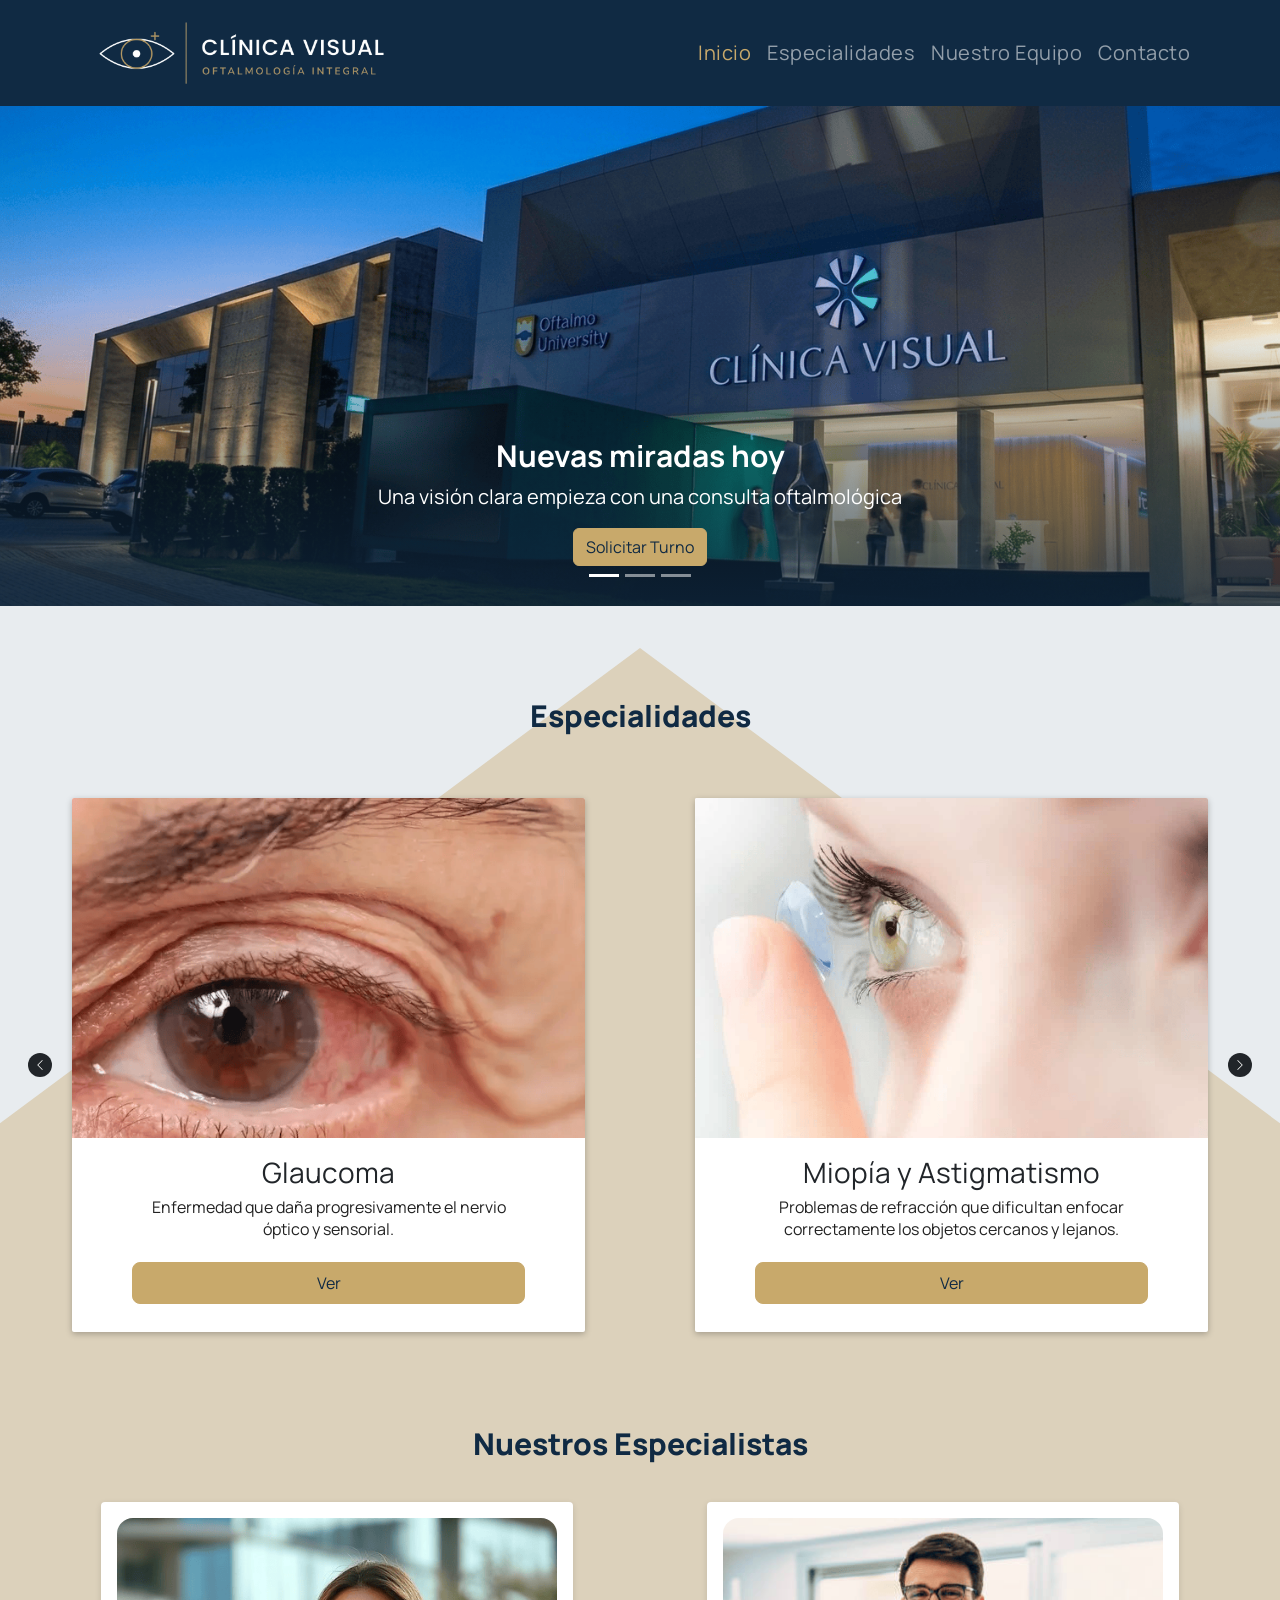
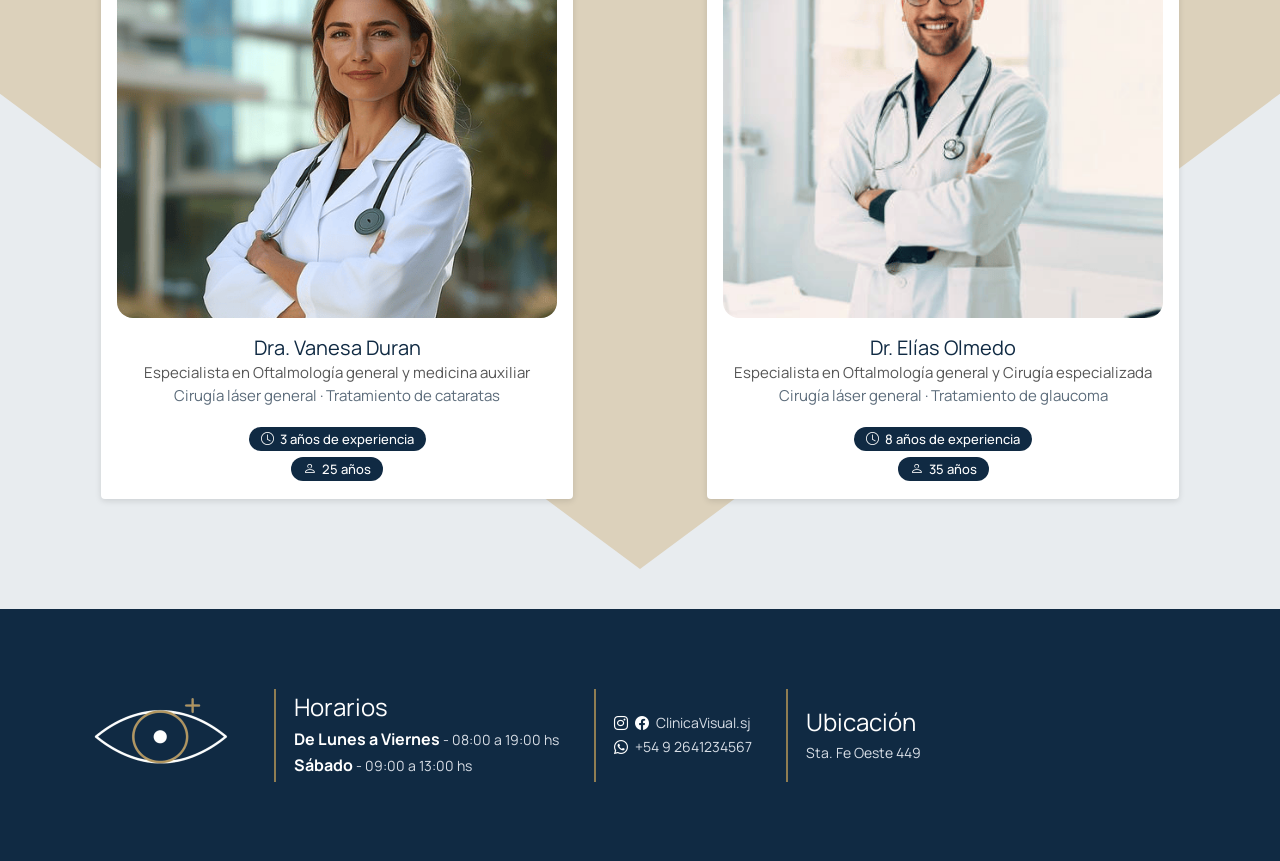
<file: index.html>
<!doctype html>

<html lang="es">

<head>

  <link rel="icon" type="image/png" href="imagenes2/1485477057-eye_78597.png">

  <meta charset="utf-8">

  <meta name="viewport" content="width=device-width, initial-scale=1">

  <title>Clinica Visual</title>

  <link href="https://fonts.googleapis.com/css2?family=Manrope:wght@400;500;700;800&display=swap" rel="stylesheet">

  <link href="https://cdn.jsdelivr.net/npm/bootstrap@5.3.8/dist/css/bootstrap.min.css" rel="stylesheet" integrity="sha384-sRIl4kxILFvY47J16cr9ZwB07vP4J8+LH7qKQnuqkuIAvNWLzeN8tE5YBujZqJLB" crossorigin="anonymous">

  <link rel="stylesheet" href="https://cdn.jsdelivr.net/npm/bootstrap-icons@1.13.2/font/bootstrap-icons.min.css">

  <link href="styles.css" rel="stylesheet">

</head>

<body class="text-center">


  <nav class="navbar navbar-expand-lg navbar-dark">

    <div class="container">

      <a href="" class="navbar-brand">

        <img src="imagenes2/500 (1).png" width="350" height="91" alt="logo clinica visual">

      </a>

      <button class="navbar-toggler" type="button"

              data-bs-toggle="collapse" data-bs-target="#Menuprincipal"

              aria-controls="Menuprincipal" aria-expanded="false"

              aria-label="Abrir menú">

        <span class="navbar-toggler-icon"></span>

      </button>

      <div class="collapse navbar-collapse" id="Menuprincipal">

        <ul class="navbar-nav ms-auto">

          <li class="nav-item"><a href="index.html" class="nav-link active">Inicio</a></li>

          <li class="nav-item"><a href="Especialidades.html" class="nav-link">Especialidades</a></li>

          <li class="nav-item"><a href="Nuestro Equipo.html" class="nav-link">Nuestro Equipo</a></li>

          <li class="nav-item"><a href="Contacto.html" class="nav-link">Contacto</a></li>

        </ul>

      </div>

    </div>

  </nav>


  <div id="carouselExampleCaptions" class="carousel slide" data-bs-ride="carousel" data-bs-interval="2500" data-bs-pause="false">

    <div class="carousel-indicators">

      <button type="button" data-bs-target="#carouselExampleCaptions" data-bs-slide-to="0" class="active" aria-current="true" aria-label="Slide 1"></button>

      <button type="button" data-bs-target="#carouselExampleCaptions" data-bs-slide-to="1" aria-label="Slide 2"></button>

      <button type="button" data-bs-target="#carouselExampleCaptions" data-bs-slide-to="2" aria-label="Slide 3"></button>

    </div>

    <div class="carousel-inner">

      <div class="carousel-item active">

        <img src="imagenes2/Gemini_Generated_Image_q5j95fq5j95fq5j9.png" class="d-block w-100" alt="Clínica Visual">

        <div class="carousel-caption d-block">

          <h5>Nuevas miradas hoy</h5>

          <p>Una visión clara empieza con una consulta oftalmológica</p>

          <a href="Contacto.html" class="btn btn-primary">Solicitar Turno</a>

        </div>

      </div>

      <div class="carousel-item">

        <img src="imagenes2/Gemini_Generated_Image_yjb6mkyjb6mkyjb6.png" class="d-block w-100" alt="Clínica Visual">

        <div class="carousel-caption d-block">

          <h5>Enfoque y claridad</h5>

          <p>No dejes que el tiempo nuble tu visión, revisa tu salud ocular con nosotros</p>

          <a href="Contacto.html" class="btn btn-primary">Solicitar Turno</a>

        </div>

      </div>

      <div class="carousel-item">

        <img src="imagenes2/Gemini_Generated_Image_hlz7w5hlz7w5hlz7.png" class="d-block w-100" alt="Clínica Visual">

        <div class="carousel-caption d-block">

          <h5>Cuidado visual continuo</h5>

          <p>La mirada es el espejo del alma</p>

          <a href="Contacto.html" class="btn btn-primary">Solicitar Turno</a>

        </div>

      </div>

    </div>

  </div>

  <br>

  <br>


  <div class="fondo-rombo">


    <section class="especialidades-seccion">

      <h2 class="titulo-seccion"><strong>Especialidades</strong></h2>

      <div id="carruselEspecialidades" class="carousel slide" data-bs-ride="carousel" data-bs-interval="4000" data-bs-pause="false">

        <div class="carousel-inner">

          <div class="carousel-item active">

            <div class="container py-4">

              <div class="row g-4">

                <div class="col-12 col-md-6">

                  <div class="card h-100 shadow overflow-hidden">

                    <img src="imagenes2/glaucoma de prueba.png" class="card-img-top" alt="Glaucoma">

                    <div class="card-body d-flex flex-column">

                      <h5 class="card-title text-center">Glaucoma</h5>

                      <p class="card-text text-center">Enfermedad que daña progresivamente el nervio óptico y sensorial.</p>

                      <button type="button" class="btn btn-primary mt-auto"

                        data-bs-toggle="modal" data-bs-target="#modalEspecialidad"

                        data-titulo="Glaucoma"

                        data-texto="El glaucoma daña el nervio óptico, muchas veces por presión elevada dentro del ojo. Se controla con gotas, láser o cirugía, y los controles periódicos permiten detectarlo a tiempo.">Ver</button>

                    </div>

                  </div>

                </div>

                <div class="col-12 col-md-6">

                  <div class="card h-100 shadow overflow-hidden">

                    <img src="imagenes2/image.33.png" class="card-img-top" alt="Miopía y astigmatismo">

                    <div class="card-body d-flex flex-column">

                      <h5 class="card-title text-center">Miopía y Astigmatismo</h5>

                      <p class="card-text text-center">Problemas de refracción que dificultan enfocar correctamente los objetos cercanos y lejanos.</p>

                      <button type="button" class="btn btn-primary mt-auto"

                        data-bs-toggle="modal" data-bs-target="#modalEspecialidad"

                        data-titulo="Miopía y astigmatismo"

                        data-texto="La miopía puede corregirse mediante anteojos o lentes de contacto. En determinados pacientes también existen opciones quirúrgicas. Los controles permiten evaluar si aumenta y realizar un seguimiento de la visión, El Atigmatismo se detecta mediante un examen de refracción que permite conocer cómo enfoca la luz el ojo. Su corrección suele realizarse con anteojos o lentes de contacto, según las necesidades de cada paciente.">Ver</button>

                    </div>

                  </div>

                </div>


              </div>

            </div>

          </div>


          <div class="carousel-item">

            <div class="container py-4">

              <div class="row g-4">


                <div class="col-12 col-md-6">

                  <div class="card h-100 shadow overflow-hidden">

                    <img src="imagenes2/OFTALMOPEDIATRIA DE PRUEBA.png" class="card-img-top" alt="Oftalmopediatría">

                    <div class="card-body d-flex flex-column">

                      <h5 class="card-title text-center">Oftalmopediatría</h5>

                      <p class="card-text text-center">Atención visual para bebés, niños y adolescentes. Detectamos problemas como estrabismo y ambliopía.</p>

                      <button type="button" class="btn btn-primary mt-auto"

                        data-bs-toggle="modal" data-bs-target="#modalEspecialidad"

                        data-titulo="Oftalmopediatría"

                        data-texto="Los controles visuales durante la infancia son fundamentales para acompañar el desarrollo de la visión. Las evaluaciones permiten detectar alteraciones a tiempo y establecer tratamientos adecuados para cada etapa del crecimiento.">Ver</button>

                    </div>

                  </div>

                </div>

                <div class="col-12 col-md-6">

                  <div class="card h-100 shadow overflow-hidden">

                    <img src="imagenes2/CATARATAS PRUEBA.png" class="card-img-top" alt="Cataratas">

                    <div class="card-body d-flex flex-column">

                      <h5 class="card-title text-center">Cataratas</h5>

                      <p class="card-text text-center">Pérdida de transparencia del cristalino que puede causar visión borrosa y dificultad para ver con claridad.</p>

                      <button type="button" class="btn btn-primary mt-auto"

                        data-bs-toggle="modal" data-bs-target="#modalEspecialidad"

                        data-titulo="Cataratas"

                        data-texto="El tratamiento depende del grado de avance y de cómo afecta la vida cotidiana. Cuando la visión se encuentra muy comprometida, la cirugía permite reemplazar el cristalino opaco por una lente artificial.">Ver</button>

                    </div>

                  </div>

                </div>


              </div>

            </div>

          </div>

          <div class="carousel-item">

            <div class="container py-4">

              <div class="row g-4">


                <div class="col-12 col-md-6">

                  <div class="card h-100 shadow overflow-hidden">

                    <img src="imagenes2/OJOS SECO PRUEBA.png" class="card-img-top" alt="Ojo seco">

                    <div class="card-body d-flex flex-column">

                      <h5 class="card-title text-center">Ojo seco</h5>

                      <p class="card-text text-center">Alteración de la lubricación ocular que puede causar ardor, irritación, enrojecimiento y sensación de arenilla.</p>

                      <button type="button" class="btn btn-primary mt-auto"

                        data-bs-toggle="modal" data-bs-target="#modalEspecialidad"

                        data-titulo="Ojo seco"

                        data-texto="Existen diferentes alternativas para mejorar la lubricación ocular, como lágrimas artificiales y tratamientos específicos. También es importante mantener hábitos saludables y evitar la exposición prolongada a ambientes irritantes.">Ver</button>

                    </div>

                  </div>

                </div>

                <div class="col-12 col-md-6">

                  <div class="card h-100 shadow overflow-hidden">

                    <img src="imagenes2/RETINA PRUEBA 1.png" class="card-img-top" alt="Enfermedades de la retina">

                    <div class="card-body d-flex flex-column">

                      <h5 class="card-title text-center">Enfermedades de la retina</h5>

                      <p class="card-text text-center">Evaluación de alteraciones de la retina que pueden afectar la visión central o periférica.</p>

                      <button type="button" class="btn btn-primary mt-auto"

                        data-bs-toggle="modal" data-bs-target="#modalEspecialidad"

                        data-titulo="Enfermedades de la retina"

                        data-texto="El cuidado de la retina requiere estudios especializados que permiten observar su estado y detectar posibles alteraciones. Según cada diagnóstico, existen tratamientos con medicamentos, láser o procedimientos quirúrgicos.">Ver</button>

                    </div>

                  </div>

                </div>

              </div>

            </div>

          </div>

        </div>

        <button class="carousel-control-prev" type="button" data-bs-target="#carruselEspecialidades" data-bs-slide="prev">

          <span class="carousel-control-prev-icon bg-dark rounded-circle" aria-hidden="true"></span>

          <span class="visually-hidden">Anterior</span>

        </button>

        <button class="carousel-control-next" type="button" data-bs-target="#carruselEspecialidades" data-bs-slide="next">

          <span class="carousel-control-next-icon bg-dark rounded-circle" aria-hidden="true"></span>

          <span class="visually-hidden">Siguiente</span>

        </button>

      </div>


    </section>


    <section class="especialistas">

      <h2 class="titulo-seccion"><strong>Nuestros Especialistas</strong></h2>

      <div class="especialistas-grid">


        <article class="especialista-card">

          <img src="imagenes2/confident-medical-professional-stockcake.png" class="especialista-foto" alt="Dra. Vanesa Duran">

          <h3 class="especialista-nombre">Dra. Vanesa Duran</h3>

            <p class="especialista-especialidad">Especialista en Oftalmología general y medicina auxiliar </p>
          
            <p class="especialista-detalle">Cirugía láser general · Tratamiento de cataratas</p>

          <div class="etiquetas">

            <span class="etiqueta"><i class="bi bi-clock"></i> 3 años de experiencia</span>

            <span class="etiqueta"><i class="bi bi-person"></i> 25 años</span>

          </div>

        </article>


        <article class="especialista-card">

          <img src="imagenes2/istockphoto-2158610739-612x612.png" class="especialista-foto" alt="Dr. Elías Olmedo">

          <h3 class="especialista-nombre">Dr. Elías Olmedo</h3>

          <p class="especialista-especialidad">Especialista en Oftalmología general y Cirugía especializada</p>

          <p class="especialista-detalle">Cirugía láser general · Tratamiento de glaucoma</p>

          <div class="etiquetas">

            <span class="etiqueta"><i class="bi bi-clock"></i> 8 años de experiencia</span>

            <span class="etiqueta"><i class="bi bi-person"></i> 35 años</span>

          </div>

        </article>

      </div>

    </section>

  </div>

  <div class="modal fade" id="modalEspecialidad" tabindex="-1" aria-hidden="true">

    <div class="modal-dialog modal-dialog-centered">

      <div class="modal-content">

        <div class="modal-header">

          <h5 class="modal-title" id="modalTitulo"></h5>

          <button type="button" class="btn-close" data-bs-dismiss="modal" aria-label="Cerrar"></button>

        </div>

        <div class="modal-body">

          <p id="modalTexto"></p>

        </div>

        <div class="modal-footer">

          <button type="button" class="btn btn-secondary" data-bs-dismiss="modal">Cerrar</button>

          <a href="Contacto.html" class="btn btn-primary">Solicitar turno</a>

        </div>

      </div>

    </div>

  </div>


  <footer class="footer">

    <div class="footer-contenido">


      <div class="footer-marca">

        <img src="imagenes2/logo de footer abajo.png" alt="Clínica Visual">

      </div>

      <div class="footer-bloque footer-horarios">

        <h5>Horarios</h5>

        <p><strong>De Lunes a Viernes</strong> <span class="sep">-</span> 08:00 a 19:00 hs</p>

        <p><strong>Sábado</strong> <span class="sep">-</span> 09:00 a 13:00 hs</p>

      </div>

      <div class="footer-bloque footer-social">

        <p><i class="bi bi-instagram"></i> <i class="bi bi-facebook"></i> <span>ClinicaVisual.sj</span></p>

        <p><i class="bi bi-whatsapp"></i> <span>+54 9 2641234567</span></p>

      </div>

      <div class="footer-bloque footer-ubicacion">

        <h5>Ubicación</h5>

        <p class="footer-direccion">Sta. Fe Oeste 449</p>

      </div>

      <iframe class="footer-mapa-embed" src="https://www.google.com/maps/embed?pb=!1m18!1m12!1m3!1d3400.4468370658947!2d-68.5321957!3d-31.5393495!2m3!1f0!2f0!3f0!3m2!1i1024!2i768!4f13.1!3m3!1m2!1s0x968140258ace1925%3A0x8ff9e07103de958c!2sSta%20Fe%20Oeste%20449%2C%20J5400%20San%20Juan!5e0!3m2!1ses-419!2sar!4v1792428762064!5m2!1ses-419!2sar" allowfullscreen loading="lazy" referrerpolicy="strict-origin-when-cross-origin" title="Mapa"></iframe>

    </div>

  </footer>

  <script src="https://cdn.jsdelivr.net/npm/bootstrap@5.3.8/dist/js/bootstrap.bundle.min.js" integrity="sha384-FKyoEForCGlyvwx9Hj09JcYn3nv7wiPVlz7YYwJrWVcXK/BmnVDxM+D2scQbITxI" crossorigin="anonymous"></script>

  <script>


    const modal = document.getElementById('modalEspecialidad');

    modal.addEventListener('show.bs.modal', function (event) {

      const boton = event.relatedTarget;

      document.getElementById('modalTitulo').textContent = boton.getAttribute('data-titulo');

      document.getElementById('modalTexto').textContent = boton.getAttribute('data-texto');

    });


    (function () {

      const carrusel = document.getElementById('carruselEspecialidades');

      if (!carrusel) return;

      const inner = carrusel.querySelector('.carousel-inner');

      const tarjetas = Array.from(inner.querySelectorAll('.row > [class*="col-"]'));

      const mqCelular = window.matchMedia('(max-width: 767px)');

      let porSlide = 0;

      function armar() {

        const n = mqCelular.matches ? 1 : 2;

        if (n === porSlide) return;

        porSlide = n;

        inner.innerHTML = '';

        for (let i = 0; i < tarjetas.length; i += n) {

          const item = document.createElement('div');

          item.className = 'carousel-item' + (i === 0 ? ' active' : '');

          const contenedor = document.createElement('div');

          contenedor.className = 'container py-4';

          const fila = document.createElement('div');

          fila.className = 'row g-4';

          tarjetas.slice(i, i + n).forEach(function (t) { fila.appendChild(t); });

          contenedor.appendChild(fila);

          item.appendChild(contenedor);

          inner.appendChild(item);

        }

      }

      armar();

      mqCelular.addEventListener('change', armar);

    })();

  </script>

</body>

</html>
</file>
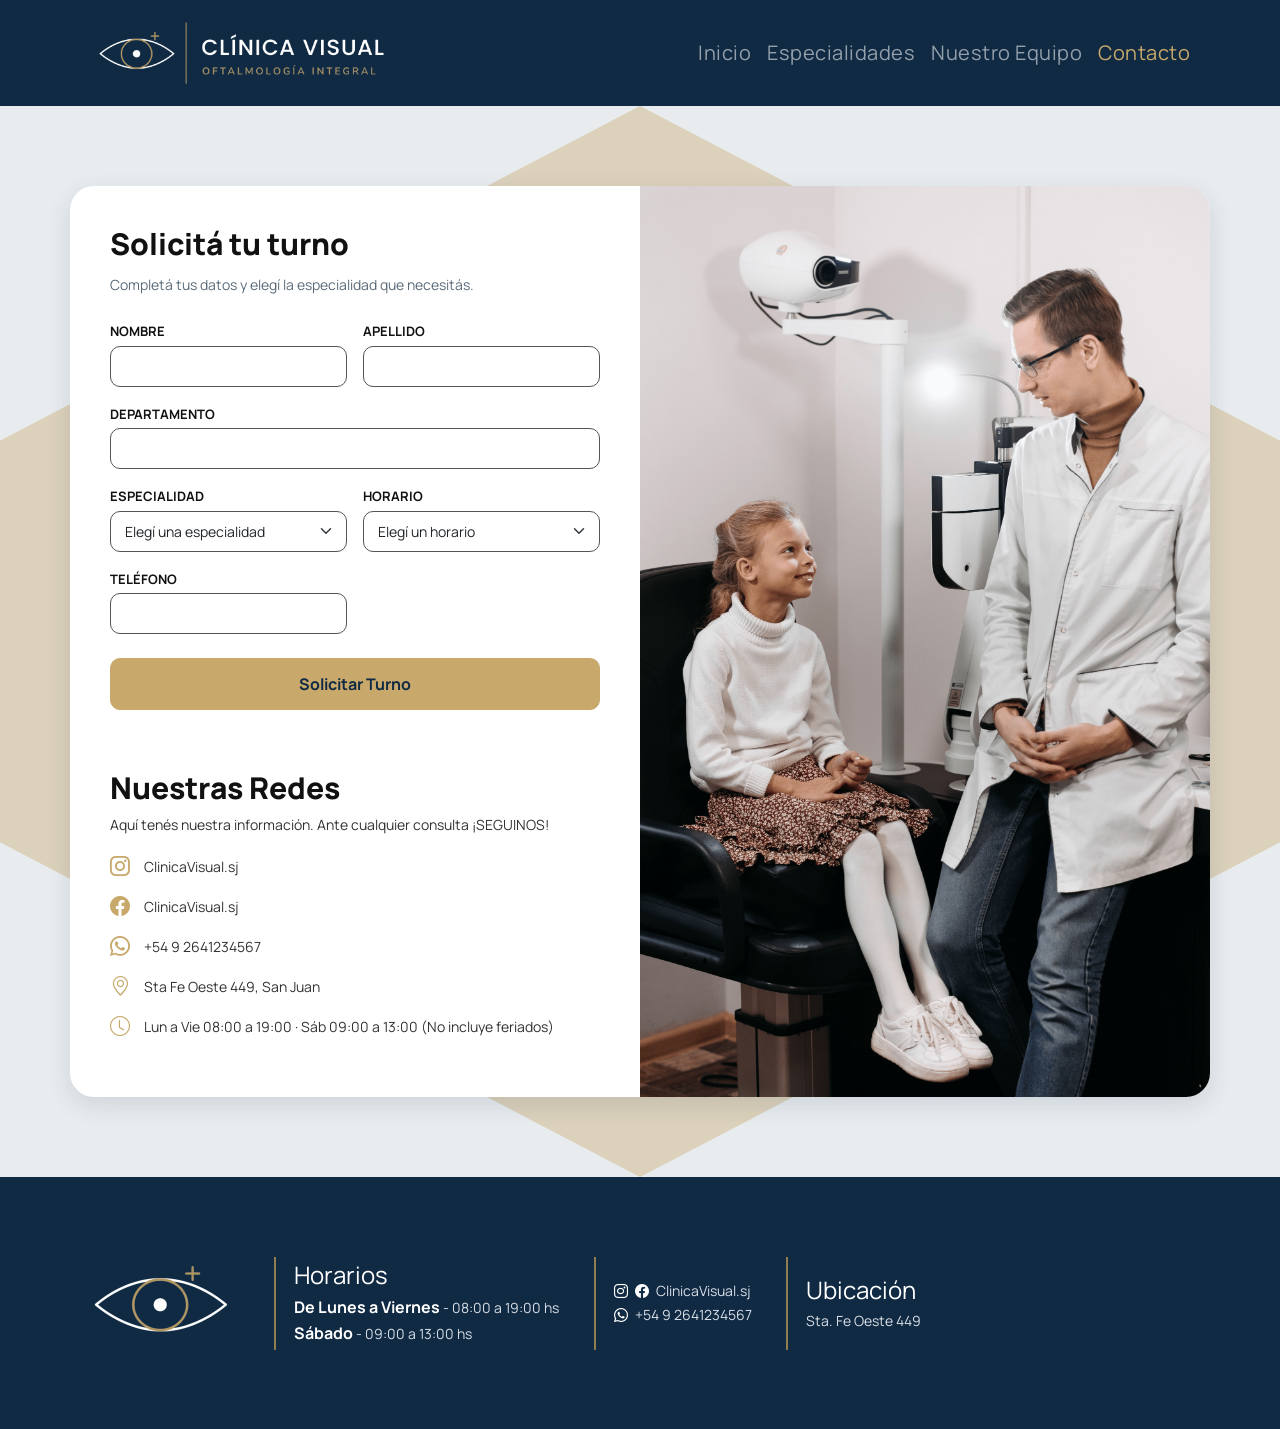
<file: Contacto.html>
<!doctype html>

<html lang="es">

<head>

  <link rel="icon" type="image/png" href="imagenes2/1485477057-eye_78597.png">

  <meta charset="utf-8">

  <meta name="viewport" content="width=device-width, initial-scale=1">

  <title>Clinica Visual</title>

  <link href="https://fonts.googleapis.com/css2?family=Manrope:wght@400;500;700;800&display=swap" rel="stylesheet">

  <link href="https://cdn.jsdelivr.net/npm/bootstrap@5.3.8/dist/css/bootstrap.min.css" rel="stylesheet" integrity="sha384-sRIl4kxILFvY47J16cr9ZwB07vP4J8+LH7qKQnuqkuIAvNWLzeN8tE5YBujZqJLB" crossorigin="anonymous">

  <link rel="stylesheet" href="https://cdn.jsdelivr.net/npm/bootstrap-icons@1.13.2/font/bootstrap-icons.min.css">

  <link href="styles.css" rel="stylesheet">

</head>

<body>


  <nav class="navbar navbar-expand-lg navbar-dark">

    <div class="container">

      <a href="" class="navbar-brand">

        <img src="imagenes2/500 (1).png" width="350" height="91" alt="logo clinica visual">

      </a>


      <button class="navbar-toggler" type="button"

              data-bs-toggle="collapse" data-bs-target="#Menuprincipal"

              aria-controls="Menuprincipal" aria-expanded="false"

              aria-label="Abrir menú">

        <span class="navbar-toggler-icon"></span>

      </button>

      <div class="collapse navbar-collapse" id="Menuprincipal">

        <ul class="navbar-nav ms-auto">

          <li class="nav-item"><a href="index.html" class="nav-link">Inicio</a></li>

          <li class="nav-item"><a href="Especialidades.html" class="nav-link">Especialidades</a></li>

          <li class="nav-item"><a href="Nuestro Equipo.html" class="nav-link">Nuestro Equipo</a></li>

          <li class="nav-item"><a href="Contacto.html" class="nav-link active">Contacto</a></li>

        </ul>

      </div>

    </div>

  </nav>


  <section class="contacto-seccion fondo-rombo">

    <div class="container">

      <div class="row contacto-contenedor align-items-stretch">


        <div class="col-lg-6 contacto-formulario">

          <h2>Solicitá tu turno</h2>

          <p>Completá tus datos y elegí la especialidad que necesitás.</p>

          <form class="row g-3">


            <div class="col-md-6">

              <label for="NOMBRE" class="form-label">NOMBRE</label>

              <input type="text" class="form-control" id="NOMBRE" required>

            </div>

            <div class="col-md-6">

              <label for="APELLIDO" class="form-label">APELLIDO</label>

              <input type="text" class="form-control" id="APELLIDO" required>

            </div>


            <div class="col-12">

              <label for="DEPARTAMENTO" class="form-label">DEPARTAMENTO</label>

              <input type="text" class="form-control" id="DEPARTAMENTO" required>

            </div>

            <div class="col-md-6">

              <label for="ESPECIALIDADES" class="form-label">ESPECIALIDAD</label>

              <select class="form-select" id="ESPECIALIDADES" required>

                <option value="" selected disabled>Elegí una especialidad</option>

                <option>CATARATAS</option>

                <option>GLAUCOMA</option>

                <option>OFTALMOPEDIATRÍA</option>

                <option>OJOS SECOS</option>

                <option>ENFERMEDADES DE LA RETINA</option>

                <option>MIOPIA</option>

                <option>ATIGMATISMO</option>

              </select>

            </div>

            <div class="col-md-6">

              <label for="HORARIO" class="form-label">HORARIO</label>

              <select class="form-select" id="HORARIO" required>

                <option value="" selected disabled>Elegí un horario</option>

                <option>MAÑANA</option>

                <option>TARDE</option>

              </select>

            </div>


            <div class="col-md-6">

              <label for="TELEFONO" class="form-label">TELÉFONO</label>

              <input type="tel" class="form-control" id="TELEFONO" required>

            </div>


            <div class="col-12">

              <button type="submit" class="btn btn-primary btn-contacto">Solicitar Turno</button>

            </div>


          </form>


          <div class="contacto-redes">

            <h3>Nuestras Redes</h3>

            <p>Aquí tenés nuestra información. Ante cualquier consulta ¡SEGUINOS!</p>

            <ul class="list-unstyled">

              <li><i class="bi bi-instagram"></i> <span>ClinicaVisual.sj</span></li>

              <li><i class="bi bi-facebook"></i> <span>ClinicaVisual.sj</span></li>

              <li><i class="bi bi-whatsapp"></i> <span>+54 9 2641234567</span></li>

              <li><i class="bi bi-geo-alt"></i> <span>Sta Fe Oeste 449, San Juan</span></li>

              <li><i class="bi bi-clock"></i> <span>Lun a Vie 08:00 a 19:00 · Sáb 09:00 a 13:00 (No incluye feriados)</span></li>

            </ul>

          </div>

        </div>

        <div class="col-lg-6 contacto-imagen">

          <img src="imagenes2/imagen formulario 2.png"

               alt="Atención profesional en nuestra clínica oftalmológica">

        </div>
      </div>

    </div>

  </section>


  <footer class="footer">

    <div class="footer-contenido">


      <div class="footer-marca">

        <img src="imagenes2/logo de footer abajo.png" alt="Clínica Visual">

      </div>


      <div class="footer-bloque footer-horarios">

        <h5>Horarios</h5>

        <p><strong>De Lunes a Viernes</strong> <span class="sep">-</span> 08:00 a 19:00 hs</p>

        <p><strong>Sábado</strong> <span class="sep">-</span> 09:00 a 13:00 hs</p>

      </div>


      <div class="footer-bloque footer-social">

        <p><i class="bi bi-instagram"></i> <i class="bi bi-facebook"></i> <span>ClinicaVisual.sj</span></p>

        <p><i class="bi bi-whatsapp"></i> <span>+54 9 2641234567</span></p>

      </div>


      <div class="footer-bloque footer-ubicacion">

        <h5>Ubicación</h5>

        <p class="footer-direccion">Sta. Fe Oeste 449</p>

      </div>


      <iframe class="footer-mapa-embed" src="https://www.google.com/maps/embed?pb=!1m18!1m12!1m3!1d3400.4468370658947!2d-68.5321957!3d-31.5393495!2m3!1f0!2f0!3f0!3m2!1i1024!2i768!4f13.1!3m3!1m2!1s0x968140258ace1925%3A0x8ff9e07103de958c!2sSta%20Fe%20Oeste%20449%2C%20J5400%20San%20Juan!5e0!3m2!1ses-419!2sar!4v1792428762064!5m2!1ses-419!2sar" allowfullscreen loading="lazy" referrerpolicy="strict-origin-when-cross-origin" title="Mapa"></iframe>

    </div>

  </footer>

  <script src="https://cdn.jsdelivr.net/npm/bootstrap@5.3.8/dist/js/bootstrap.bundle.min.js" integrity="sha384-FKyoEForCGlyvwx9Hj09JcYn3nv7wiPVlz7YYwJrWVcXK/BmnVDxM+D2scQbITxI" crossorigin="anonymous"></script>

</body>

</html>
</file>
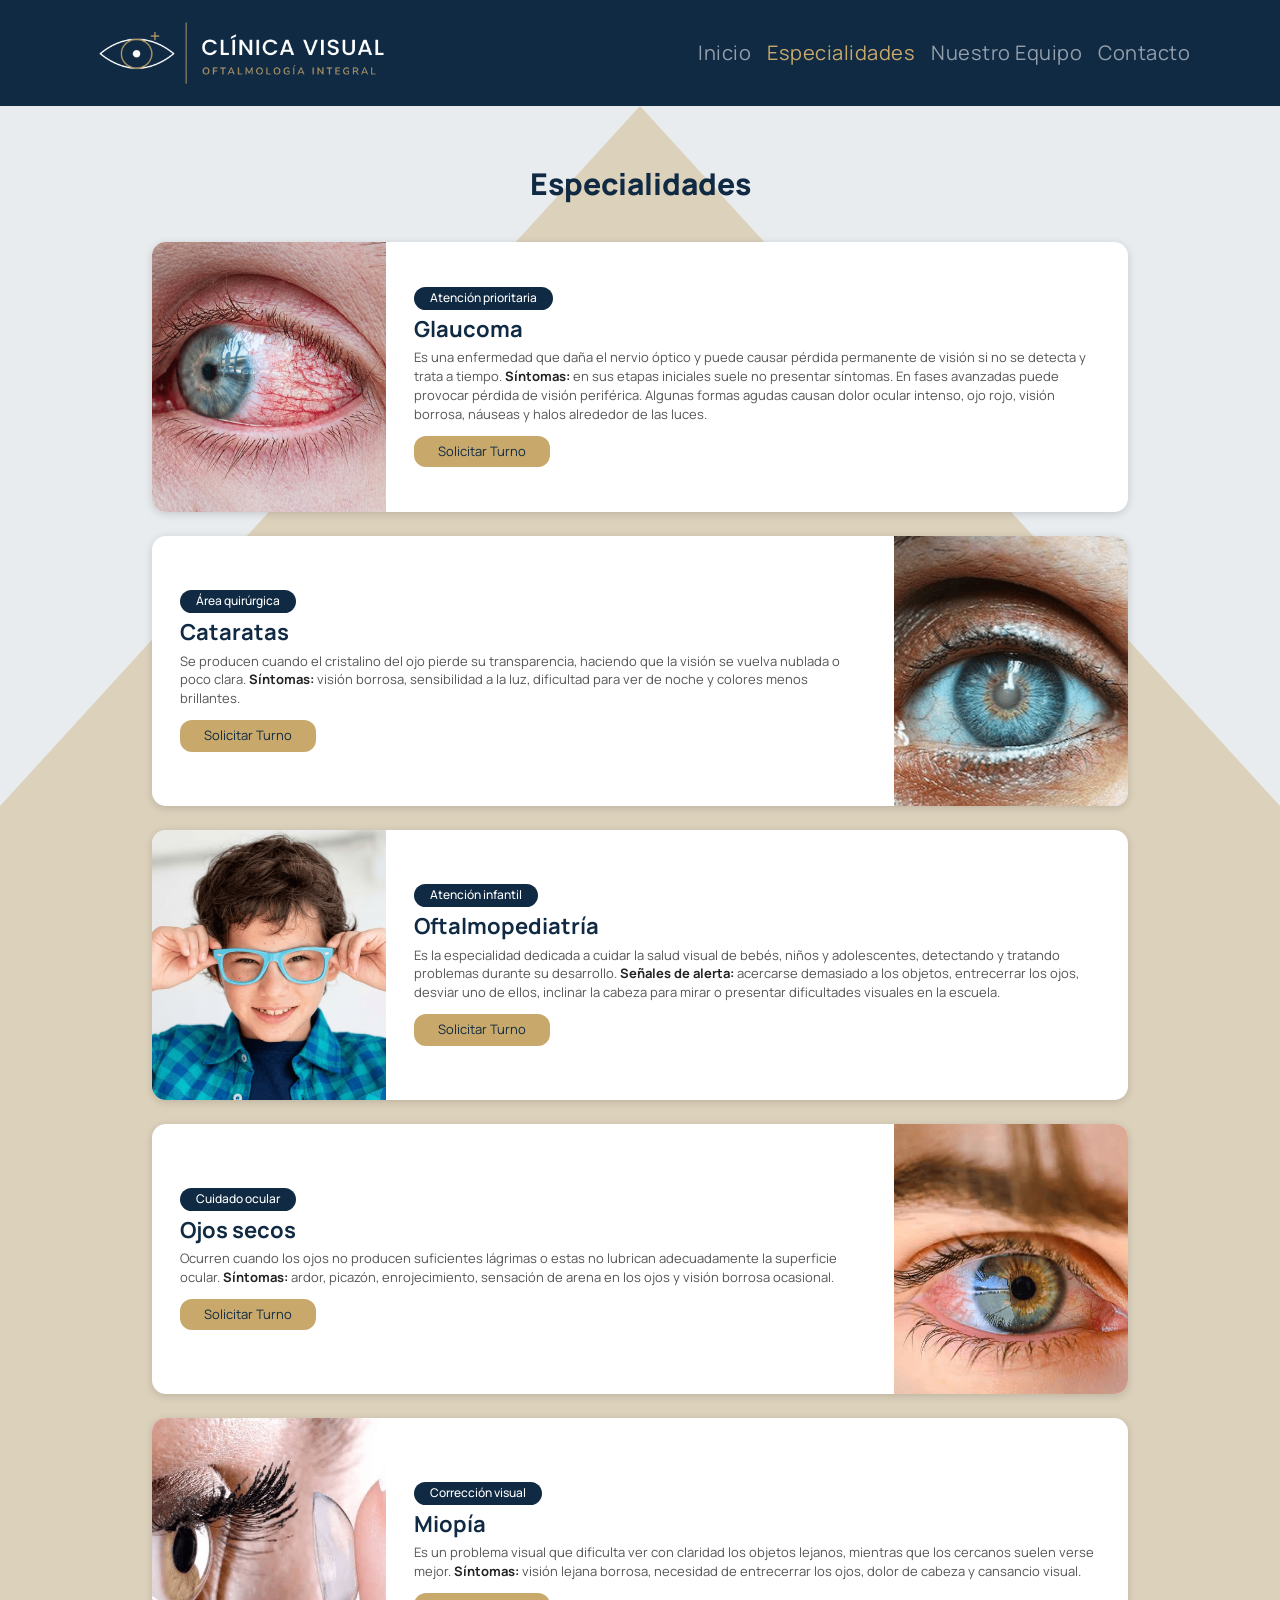
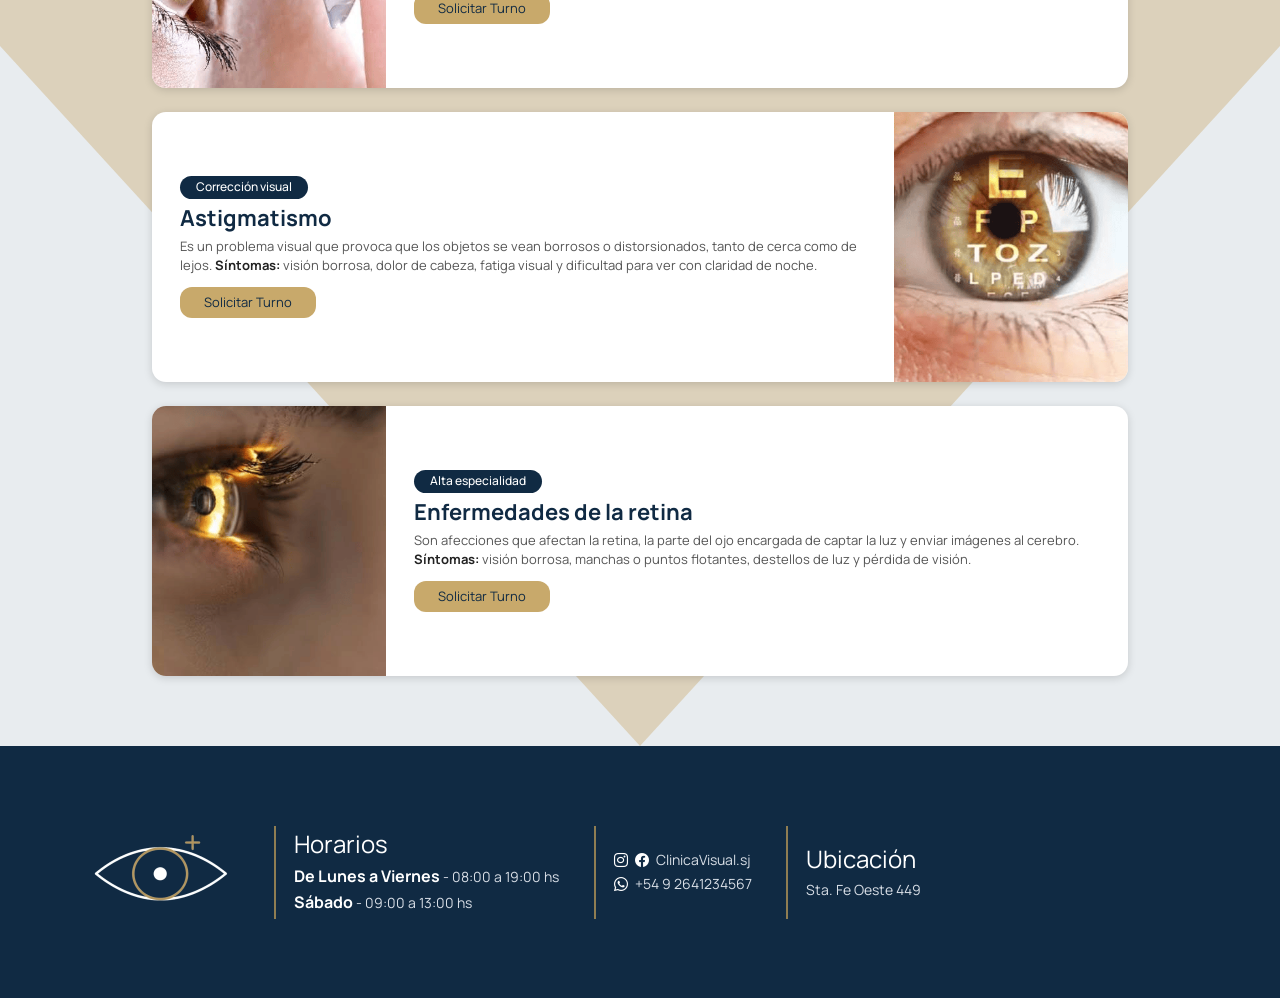
<file: Especialidades.html>
<!doctype html>

<html lang="es">

<head>

  <link rel="icon" type="image/png" href="imagenes2/1485477057-eye_78597.png">

  <meta charset="utf-8">

  <meta name="viewport" content="width=device-width, initial-scale=1">

  <title>Clinica Visual</title>

  <link href="https://fonts.googleapis.com/css2?family=Manrope:wght@400;500;700;800&display=swap" rel="stylesheet">

  <link href="https://cdn.jsdelivr.net/npm/bootstrap@5.3.8/dist/css/bootstrap.min.css" rel="stylesheet" integrity="sha384-sRIl4kxILFvY47J16cr9ZwB07vP4J8+LH7qKQnuqkuIAvNWLzeN8tE5YBujZqJLB" crossorigin="anonymous">

  <link rel="stylesheet" href="https://cdn.jsdelivr.net/npm/bootstrap-icons@1.13.2/font/bootstrap-icons.min.css">

  <link href="styles.css" rel="stylesheet">

</head>

<body>

  <nav class="navbar navbar-expand-lg navbar-dark">

    <div class="container">

      <a href="" class="navbar-brand">

        <img src="imagenes2/500 (1).png" width="350" height="91" alt="logo clinica visual">

      </a>

      <button class="navbar-toggler" type="button"

              data-bs-toggle="collapse" data-bs-target="#Menuprincipal"

              aria-controls="Menuprincipal" aria-expanded="false"

              aria-label="Abrir menú">

        <span class="navbar-toggler-icon"></span>

      </button>
      <div class="collapse navbar-collapse" id="Menuprincipal">

        <ul class="navbar-nav ms-auto">

          <li class="nav-item"><a href="index.html" class="nav-link">Inicio</a></li>

          <li class="nav-item"><a href="Especialidades.html" class="nav-link active">Especialidades</a></li>

          <li class="nav-item"><a href="Nuestro Equipo.html" class="nav-link">Nuestro Equipo</a></li>

          <li class="nav-item"><a href="Contacto.html" class="nav-link">Contacto</a></li>

        </ul>

      </div>

    </div>

  </nav>


  <div class="fondo-rombo fondo-rombo--pagina">

    <h2 class="titulo-seccion"><strong>Especialidades</strong></h2>

    <div class="container contenedor-especialidades">

      <article class="card-h">

        <div class="card-h__img">

          <img src="imagenes2/glaucoma.png" alt="Glaucoma">

        </div>

        <div class="card-h__body">

          <span class="etiqueta">Atención prioritaria</span>

          <h3 class="card-h__title">Glaucoma</h3>

          <p class="card-h__text">Es una enfermedad que daña el nervio óptico y puede causar pérdida permanente de visión si no se detecta y trata a tiempo.

          <strong>Síntomas:</strong> en sus etapas iniciales suele no presentar síntomas. En fases avanzadas puede provocar pérdida de visión periférica. Algunas formas agudas causan dolor ocular intenso, ojo rojo, visión borrosa, náuseas y halos alrededor de las luces.</p>

          <a href="Contacto.html" class="btn-turno">Solicitar Turno</a>

        </div>

      </article>

      <article class="card-h card-h--invertida">

        <div class="card-h__img">

          <img src="imagenes2/cataratas.png" alt="Cataratas">

        </div>

        <div class="card-h__body">

          <span class="etiqueta">Área quirúrgica</span>

          <h3 class="card-h__title">Cataratas</h3>

          <p class="card-h__text">Se producen cuando el cristalino del ojo pierde su transparencia, haciendo que la visión se vuelva nublada o poco clara.

          <strong>Síntomas:</strong> visión borrosa, sensibilidad a la luz, dificultad para ver de noche y colores menos brillantes.</p>

          <a href="Contacto.html" class="btn-turno">Solicitar Turno</a>

        </div>

      </article>

      <article class="card-h">

        <div class="card-h__img">

          <img src="imagenes2/OFTALMOPEDIATRIA 2.png" alt="Oftalmopediatría">

        </div>

        <div class="card-h__body">

          <span class="etiqueta">Atención infantil</span>

          <h3 class="card-h__title">Oftalmopediatría</h3>

          <p class="card-h__text">Es la especialidad dedicada a cuidar la salud visual de bebés, niños y adolescentes, detectando y tratando problemas durante su desarrollo.

          <strong>Señales de alerta:</strong> acercarse demasiado a los objetos, entrecerrar los ojos, desviar uno de ellos, inclinar la cabeza para mirar o presentar dificultades visuales en la escuela.</p>

          <a href="Contacto.html" class="btn-turno">Solicitar Turno</a>

        </div>

      </article>

      <article class="card-h card-h--invertida">

        <div class="card-h__img">

          <img src="imagenes2/OJOS SECOS.png" alt="Ojos secos">

        </div>

        <div class="card-h__body">

          <span class="etiqueta">Cuidado ocular</span>

          <h3 class="card-h__title">Ojos secos</h3>

          <p class="card-h__text">Ocurren cuando los ojos no producen suficientes lágrimas o estas no lubrican adecuadamente la superficie ocular.

          <strong>Síntomas:</strong> ardor, picazón, enrojecimiento, sensación de arena en los ojos y visión borrosa ocasional.</p>

          <a href="Contacto.html" class="btn-turno">Solicitar Turno</a>

        </div>

      </article>

      <article class="card-h">

        <div class="card-h__img">

          <img src="imagenes2/miopia.png" alt="Miopía">

        </div>

        <div class="card-h__body">

          <span class="etiqueta">Corrección visual</span>

          <h3 class="card-h__title">Miopía</h3>

          <p class="card-h__text">Es un problema visual que dificulta ver con claridad los objetos lejanos, mientras que los cercanos suelen verse mejor.

          <strong>Síntomas:</strong> visión lejana borrosa, necesidad de entrecerrar los ojos, dolor de cabeza y cansancio visual.</p>

          <a href="Contacto.html" class="btn-turno">Solicitar Turno</a>

        </div>

      </article>


      <article class="card-h card-h--invertida">

        <div class="card-h__img">

          <img src="imagenes2/atigmatismo.png" alt="Astigmatismo">

        </div>

        <div class="card-h__body">

          <span class="etiqueta">Corrección visual</span>

          <h3 class="card-h__title">Astigmatismo</h3>

          <p class="card-h__text">Es un problema visual que provoca que los objetos se vean borrosos o distorsionados, tanto de cerca como de lejos.

          <strong>Síntomas:</strong> visión borrosa, dolor de cabeza, fatiga visual y dificultad para ver con claridad de noche.</p>

          <a href="Contacto.html" class="btn-turno">Solicitar Turno</a>

        </div>

      </article>


      <article class="card-h">

        <div class="card-h__img">

          <img src="imagenes2/enfermedades de la retina.png" alt="Enfermedades de la retina">

        </div>

        <div class="card-h__body">

          <span class="etiqueta">Alta especialidad</span>

          <h3 class="card-h__title">Enfermedades de la retina</h3>

          <p class="card-h__text">Son afecciones que afectan la retina, la parte del ojo encargada de captar la luz y enviar imágenes al cerebro.

          <strong>Síntomas:</strong> visión borrosa, manchas o puntos flotantes, destellos de luz y pérdida de visión.</p>

          <a href="Contacto.html" class="btn-turno">Solicitar Turno</a>

        </div>

      </article>

    </div>

  </div>


  <footer class="footer">

    <div class="footer-contenido">


      <div class="footer-marca">

        <img src="imagenes2/logo de footer abajo.png" alt="Clínica Visual">

      </div>


      <div class="footer-bloque footer-horarios">

        <h5>Horarios</h5>

        <p><strong>De Lunes a Viernes</strong> <span class="sep">-</span> 08:00 a 19:00 hs</p>

        <p><strong>Sábado</strong> <span class="sep">-</span> 09:00 a 13:00 hs</p>

      </div>


      <div class="footer-bloque footer-social">

        <p><i class="bi bi-instagram"></i> <i class="bi bi-facebook"></i> <span>ClinicaVisual.sj</span></p>

        <p><i class="bi bi-whatsapp"></i> <span>+54 9 2641234567</span></p>

      </div>

      <div class="footer-bloque footer-ubicacion">

        <h5>Ubicación</h5>

        <p class="footer-direccion">Sta. Fe Oeste 449</p>

      </div>

      <iframe class="footer-mapa-embed" src="https://www.google.com/maps/embed?pb=!1m18!1m12!1m3!1d3400.4468370658947!2d-68.5321957!3d-31.5393495!2m3!1f0!2f0!3f0!3m2!1i1024!2i768!4f13.1!3m3!1m2!1s0x968140258ace1925%3A0x8ff9e07103de958c!2sSta%20Fe%20Oeste%20449%2C%20J5400%20San%20Juan!5e0!3m2!1ses-419!2sar!4v1792428762064!5m2!1ses-419!2sar" allowfullscreen loading="lazy" referrerpolicy="strict-origin-when-cross-origin" title="Mapa"></iframe>

    </div>

  </footer>

  <script src="https://cdn.jsdelivr.net/npm/bootstrap@5.3.8/dist/js/bootstrap.bundle.min.js" integrity="sha384-FKyoEForCGlyvwx9Hj09JcYn3nv7wiPVlz7YYwJrWVcXK/BmnVDxM+D2scQbITxI" crossorigin="anonymous"></script>

</body>

</html>
</file>
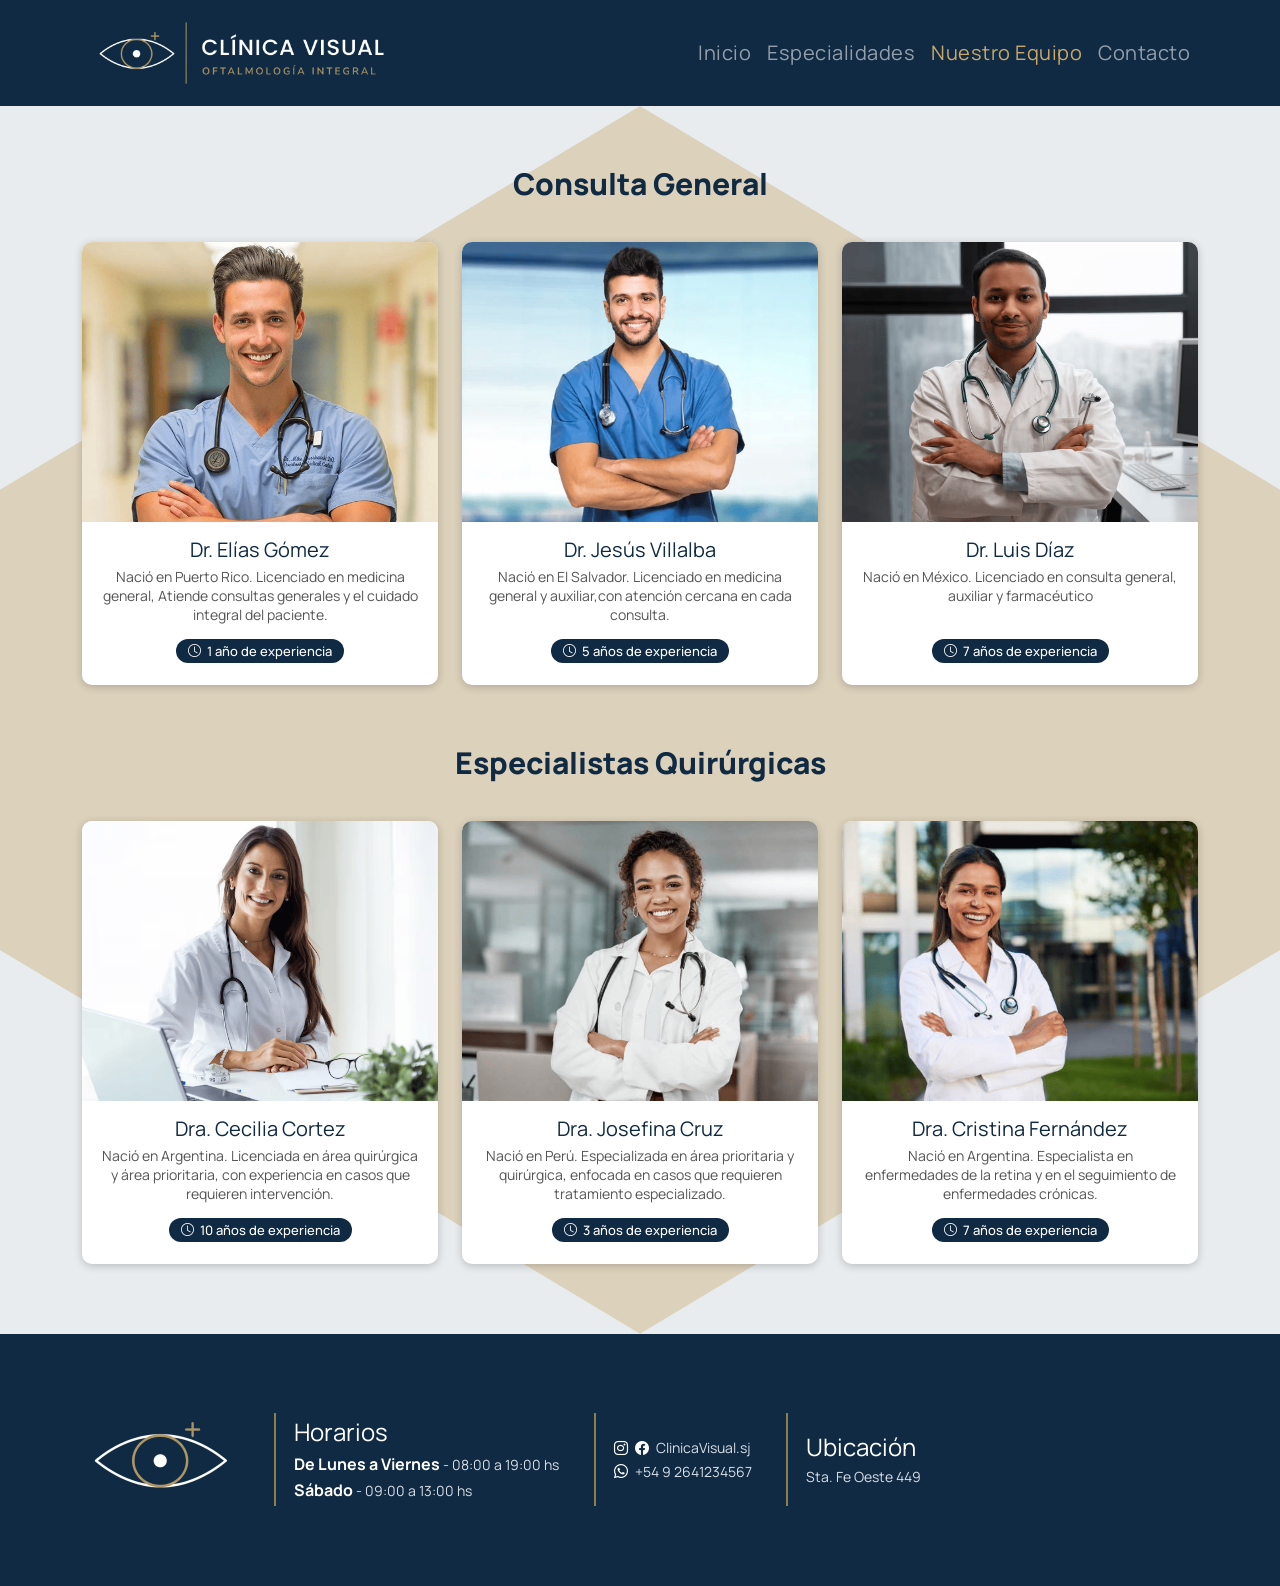
<file: Nuestro Equipo.html>
<!doctype html>
<html lang="es">
<head>

  <link rel="icon" type="image/png" href="imagenes2/1485477057-eye_78597.png">

  <meta charset="utf-8">

  <meta name="viewport" content="width=device-width, initial-scale=1">

  <title>Clinica Visual</title>
  <link href="https://fonts.googleapis.com/css2?family=Manrope:wght@400;500;700;800&display=swap" rel="stylesheet">
  <link href="https://cdn.jsdelivr.net/npm/bootstrap@5.3.8/dist/css/bootstrap.min.css" rel="stylesheet" integrity="sha384-sRIl4kxILFvY47J16cr9ZwB07vP4J8+LH7qKQnuqkuIAvNWLzeN8tE5YBujZqJLB" crossorigin="anonymous">
  <link rel="stylesheet" href="https://cdn.jsdelivr.net/npm/bootstrap-icons@1.13.2/font/bootstrap-icons.min.css">
  <link href="styles.css" rel="stylesheet">
</head>
<body>

  <nav class="navbar navbar-expand-lg navbar-dark">

    <div class="container">

      <a href="" class="navbar-brand">

        <img src="imagenes2/500 (1).png" width="350" height="91" alt="logo clinica visual">

      </a>

      <button class="navbar-toggler" type="button"

              data-bs-toggle="collapse" data-bs-target="#Menuprincipal"

              aria-controls="Menuprincipal" aria-expanded="false"

              aria-label="Abrir menú">

        <span class="navbar-toggler-icon"></span>

      </button>


      <div class="collapse navbar-collapse" id="Menuprincipal">

        <ul class="navbar-nav ms-auto">

          <li class="nav-item"><a href="index.html" class="nav-link">Inicio</a></li>

          <li class="nav-item"><a href="Especialidades.html" class="nav-link">Especialidades</a></li>

          <li class="nav-item"><a href="Nuestro Equipo.html" class="nav-link active">Nuestro Equipo</a></li>

          <li class="nav-item"><a href="Contacto.html" class="nav-link">Contacto</a></li>

        </ul>

      </div>

    </div>

  </nav>


  <div class="fondo-rombo fondo-rombo--pagina">

  
    <h2 class="titulo-seccion"><strong>Consulta General</strong></h2>

    <div class="container contenedor-equipo">

      <div class="row g-4 justify-content-center">

        <div class="col-12 col-md-4">

          <div class="card h-100 overflow-hidden card-equipo">

            <img src="imagenes2/DOCTOR 1.png" class="card-img-top" alt="Dr. Elías Gómez">

            <div class="card-body text-center">

              <h5 class="card-title">Dr. Elías Gómez</h5>

              <p class="card-text">Nació en Puerto Rico. Licenciado en medicina general, Atiende consultas generales y el cuidado integral del paciente.</p>

              <span class="etiqueta"><i class="bi bi-clock"></i> 1 año de experiencia</span>

            </div>

          </div>

        </div>

        <div class="col-12 col-md-4">

          <div class="card h-100 overflow-hidden card-equipo">

            <img src="imagenes2/DOCTOR 2.png" class="card-img-top" alt="Dr. Jesús Villalba">

            <div class="card-body text-center">

              <h5 class="card-title">Dr. Jesús Villalba</h5>

              <p class="card-text">Nació en El Salvador. Licenciado en medicina general y auxiliar,con atención cercana en cada consulta.</p>

              <span class="etiqueta"><i class="bi bi-clock"></i> 5 años de experiencia</span>

            </div>

          </div>

        </div>

        <div class="col-12 col-md-4">

          <div class="card h-100 overflow-hidden card-equipo">

            <img src="imagenes2/DOCTOR 3.png" class="card-img-top" alt="Dr. Luis Díaz">

            <div class="card-body text-center">

              <h5 class="card-title">Dr. Luis Díaz</h5>

              <p class="card-text">Nació en México. Licenciado en consulta general, auxiliar y farmacéutico</p>

              <span class="etiqueta"><i class="bi bi-clock"></i> 7 años de experiencia</span>

            </div>

          </div>

        </div>


      </div>

    </div>


    <h2 class="titulo-seccion"> <strong>Especialistas Quirúrgicas</strong></h2>

    <div class="container contenedor-equipo">

      <div class="row g-4 justify-content-center">


        <div class="col-12 col-md-4">

          <div class="card h-100 overflow-hidden card-equipo">

            <img src="imagenes2/DOCTORA 4.png" class="card-img-top" alt="Dra. Cecilia Cortez">

            <div class="card-body text-center">

              <h5 class="card-title">Dra. Cecilia Cortez</h5>

              <p class="card-text">Nació en Argentina. Licenciada en área quirúrgica y área prioritaria, con experiencia en casos que requieren intervención.</p>

              <span class="etiqueta"><i class="bi bi-clock"></i> 10 años de experiencia</span>

            </div>

          </div>

        </div>

        <div class="col-12 col-md-4">

          <div class="card h-100 overflow-hidden card-equipo">

            <img src="imagenes2/DOCTORA 5.png" class="card-img-top" alt="Dra. Josefina Cruz">

            <div class="card-body text-center">

              <h5 class="card-title">Dra. Josefina Cruz</h5>

              <p class="card-text">Nació en Perú. Especializada en área prioritaria y quirúrgica, enfocada en casos que requieren tratamiento especializado.</p>

              <span class="etiqueta"><i class="bi bi-clock"></i> 3 años de experiencia</span>

            </div>

          </div>

        </div>


        <div class="col-12 col-md-4">

          <div class="card h-100 overflow-hidden card-equipo">

            <img src="imagenes2/DOCTORA 6.png" class="card-img-top" alt="Dra. Cristina Fernández">

            <div class="card-body text-center">

              <h5 class="card-title">Dra. Cristina Fernández</h5>

              <p class="card-text">Nació en Argentina. Especialista en enfermedades de la retina y en el seguimiento de enfermedades crónicas.</p>

              <span class="etiqueta"><i class="bi bi-clock"></i> 7 años de experiencia</span>

            </div>

          </div>

        </div>


      </div>

    </div>

  </div>


  <footer class="footer">

    <div class="footer-contenido">

      <div class="footer-marca">

        <img src="imagenes2/logo de footer abajo.png" alt="Clínica Visual">

      </div>

      <div class="footer-bloque footer-horarios">

        <h5>Horarios</h5>

        <p><strong>De Lunes a Viernes</strong> <span class="sep">-</span> 08:00 a 19:00 hs</p>

        <p><strong>Sábado</strong> <span class="sep">-</span> 09:00 a 13:00 hs</p>

      </div>

      <div class="footer-bloque footer-social">

        <p><i class="bi bi-instagram"></i> <i class="bi bi-facebook"></i> <span>ClinicaVisual.sj</span></p>

        <p><i class="bi bi-whatsapp"></i> <span>+54 9 2641234567</span></p>

      </div>

      <div class="footer-bloque footer-ubicacion">

        <h5>Ubicación</h5>

        <p class="footer-direccion">Sta. Fe Oeste 449</p>

      </div>

      <iframe class="footer-mapa-embed" src="https://www.google.com/maps/embed?pb=!1m18!1m12!1m3!1d3400.4468370658947!2d-68.5321957!3d-31.5393495!2m3!1f0!2f0!3f0!3m2!1i1024!2i768!4f13.1!3m3!1m2!1s0x968140258ace1925%3A0x8ff9e07103de958c!2sSta%20Fe%20Oeste%20449%2C%20J5400%20San%20Juan!5e0!3m2!1ses-419!2sar!4v1792428762064!5m2!1ses-419!2sar" allowfullscreen loading="lazy" referrerpolicy="strict-origin-when-cross-origin" title="Mapa"></iframe>

    </div>
  </footer>
  <script src="https://cdn.jsdelivr.net/npm/bootstrap@5.3.8/dist/js/bootstrap.bundle.min.js" integrity="sha384-FKyoEForCGlyvwx9Hj09JcYn3nv7wiPVlz7YYwJrWVcXK/BmnVDxM+D2scQbITxI" crossorigin="anonymous"></script>
</body>
</html>
</file>
<file: styles.css>
:root {
  --fuente-principal: 'Manrope', sans-serif;
  --fuente-headline: var(--fuente-principal);

  --headline-size: 40px;   --headline-weight: 800;
  --title-size: 30px;      --title-weight: 700;
  --subheader-size: 20px;  --subheader-weight: 400;
  --body-size: 14px;       --body-weight: 400;
}

body {
  margin: 0;
  background: #e8ecef;
  font-family: var(--fuente-principal);
  font-size: var(--body-size);
  font-weight: var(--body-weight);
  min-height: 100vh;
  display: flex;
  flex-direction: column;
}


.navbar {
  background: #102A43;
}
.navbar-brand img {
  height: 80px;
  width: auto;
}
.navbar .nav-link {
  font-size: var(--subheader-size);
  font-weight: var(--subheader-weight);
  letter-spacing: 0.5px;
  transition: color 0.2s;
}
.navbar .nav-link.active {
  font-weight: 400;
  color: #C8A96B;
}
.navbar .nav-link:hover {
  color: #C8A96B;
}


#carouselExampleCaptions .carousel-item::after {
  content: "";
  position: absolute;
  inset: 0;
  background: linear-gradient(to top, rgba(16, 42, 67, 0.75) 0%, rgba(16, 42, 67, 0) 60%);
  pointer-events: none;
}
#carouselExampleCaptions .carousel-item img {
  height: 500px;
  object-fit: cover;
  object-position: center;
}
#carouselExampleCaptions .carousel-caption {
  z-index: 2;
}
#carouselExampleCaptions .carousel-caption h5 {
  font-size: var(--title-size);
  font-weight: var(--title-weight);
}
#carouselExampleCaptions .carousel-caption p {
  font-size: var(--subheader-size);
  font-weight: var(--subheader-weight);
}
#carouselExampleCaptions .carousel-indicators {
  margin-bottom: 1.2rem;
}


.fondo-rombo {
  position: relative;
  overflow: hidden;
  padding: 50px 0 70px;
  margin-bottom: 40px;
}
.fondo-rombo::before {
  content: "";
  position: absolute;
  inset: 0;
  background: #C8A96B66;
  clip-path: polygon(50% 0, 100% 50%, 50% 100%, 0 50%);
  z-index: 0;
}
.fondo-rombo > * {
  position: relative;
  z-index: 1;
}
.especialidades-seccion {
  margin-bottom: 70px;
}
.fondo-rombo .especialistas {
  margin-bottom: 0;
}


.titulo-seccion {
  margin: 0 0 40px;
  text-align: center;
  font-size: var(--title-size);
  font-weight: var(--title-weight);
  color: #102A43;
}


#carruselEspecialidades {
  padding: 0 60px;
}
#carruselEspecialidades .card {
  border: none;
  border-radius: 2px;
  box-shadow: 0 2px 6px rgba(0, 0, 0, 0.25) !important;
  background: #fff;
  transition: transform 0.25s, box-shadow 0.25s;
}
#carruselEspecialidades .card:hover {
  transform: translateY(-6px);
  box-shadow: 0 12px 28px rgba(16, 42, 67, 0.2) !important;
}
#carruselEspecialidades .container {
  max-width: 1258px;
}
#carruselEspecialidades .row {
  --bs-gutter-x: 110px;
}
#carruselEspecialidades .card {
  min-height: 534px;
}
#carruselEspecialidades .card-img-top {
  height: 340px;
  object-fit: cover;
  object-position: center 30%;
  border-radius: 0;
}
#carruselEspecialidades .card-body {
  padding: 14px 60px 28px;
}
#carruselEspecialidades .card-title {
  font-size: 28px;
  font-weight: 400;
  margin: 4px 0 6px;
}
#carruselEspecialidades .card-text {
  font-size: var(--body-size);
  font-weight: var(--body-weight);
  font-size: 16px;
  line-height: 1.4;
  color: #222;
  margin-bottom: 18px;
}
#carruselEspecialidades .btn-primary {
  border-radius: 8px;
  padding: 8px 12px;
  font-size: 16px;
}

#carruselEspecialidades .carousel-control-prev,
#carruselEspecialidades .carousel-control-next {
  width: 40px;
  opacity: 1;
}
#carruselEspecialidades .carousel-control-prev { left: 20px; }
#carruselEspecialidades .carousel-control-next { right: 20px; }

#carruselEspecialidades .carousel-control-prev-icon,
#carruselEspecialidades .carousel-control-next-icon {
  width: 24px;
  height: 24px;
  background-size: 50%;
}

.especialistas {
  margin-bottom: 40px;
}
.especialistas-titulo {
  background: #102A43;
  color: #fff;
  width: 90%;
  max-width: 1016px;
  margin: 0 auto 40px;
  border-radius: 999px;
  padding: 12px 20px;
  text-align: center;
  font-family: var(--fuente-headline);
  font-size: var(--headline-size);
  font-weight: var(--headline-weight);
}
.especialistas-titulo span {
  color: #C8A96B;
  font-size: var(--headline-size);
}
.especialistas-grid {
  display: grid;
  grid-template-columns: repeat(auto-fit, 472px);
  justify-content: center;
  gap: 30px clamp(20px, 12vw, 134px);
  max-width: 1200px;
  margin: 0 auto;
  padding: 0 15px;
}
.especialista-card {
  background: #fff;
  border-radius: 4px;
  padding: 16px 16px 18px;
  box-sizing: border-box;
  width: 100%;
  max-width: 472px;
  min-height: 597px;
  display: flex;
  flex-direction: column;
  position: relative;
  overflow: hidden;
  box-shadow: 0 2px 6px rgba(0, 0, 0, 0.12);
}
.especialista-foto {
  display: block;
  width: 100%;
  height: 400px;
  object-fit: cover;
  object-position: top;
  border-radius: 16px;
}
.especialista-nombre {
  margin: 18px 0 4px;
  text-align: center;
  font-size: 20px;
  font-weight: 400;
  color: #102A43;
}
.especialista-especialidad {
  margin: 0;
  padding: 0 10px;
  text-align: center;
  font-size: 15px;
  font-weight: var(--body-weight);
  line-height: 1.25;
  color: #555;
}
.especialista-detalle {
  margin: 2px 0 0;
  text-align: center;
  font-size: 15px;
  font-weight: var(--body-weight);
  color: #5B6B7A;
}
.etiquetas {
  display: flex;
  flex-direction: column;
  align-items: center;
  gap: 6px;
  margin-top: auto;
  padding-top: 16px;
}
.etiqueta {
  background: #102A43;
  color: #fff;
  border-radius: 999px;
  padding: 3px 12px;
  font-size: 13px;
  font-weight: 500;
  line-height: 1.4;
}
.etiqueta i {
  margin-right: 3px;
}

.btn-turno {
  margin-top: 1rem;
  padding: 0.7rem 1.8rem;
  border-radius: 999px;
  text-decoration: none;
}
.btn-turno,
.btn-primary,
.btn-contacto {
  background-color: #C8A96B !important;
  border-color: #C8A96B !important;
  color: #102A43 !important;
  cursor: pointer;
  transition: background-color 0.25s, color 0.25s;
}
.btn-turno:hover,
.btn-primary:hover,
.btn-contacto:hover {
  background-color: #7d6428 !important;
  border-color: #7d6428 !important;
  color: #fff !important;
}

.footer {
  margin-top: auto;
  background: #102A43;
  color: #fff;
  font-size: var(--body-size);
  font-weight: var(--body-weight);
  text-align: center;
}
.footer .row {
  padding-top: 1rem !important;
  padding-bottom: 1rem !important;
}
.footer-redes {
  display: flex;
  flex-direction: column;
  align-items: center;
  gap: 30px;
  padding: 0;
}
.footer h5 {
  color: #fff;
  font-size: var(--subheader-size);
  font-weight: var(--subheader-weight);
  margin-bottom: 16px;
}
.footer-logo {
  max-width: 350px;
  width: 100%;
  height: auto;
}
.footer-enlace {
  color: #fff;
  text-decoration: none;
}
.footer-mapa {
  max-width: 200px;
  height: auto;
  border-radius: 12px;
  transition: transform 0.2s, opacity 0.2s;
}
.footer-mapa:hover {
  transform: scale(1.05);
  opacity: 0.9;
}

.footer-contenido {
  width: 100%;
  max-width: none;
  margin: 0;
  box-sizing: border-box;
  height: 252px;              
  padding: 0 5vw;
  display: flex;
  align-items: center;
  justify-content: space-between;
  gap: 20px;
}
.footer-marca img {
  width: 175px;
  height: 141px;
  object-fit: contain;
  display: block;
}
.footer .footer-bloque {
  text-align: left;
  border-left: 2px solid #8f7d52;
  padding: 0 0 0 18px;
  height: 93px;               
  display: flex;
  flex-direction: column;
  justify-content: center;
}
.footer .footer-bloque h5 {
  margin: 0 0 6px;
  font-size: 24px;
  font-weight: 400;
  color: #fff;
}
.footer .footer-bloque p {
  margin: 0 0 4px;
  font-size: 14px;
  line-height: 1.4;
  color: #d8dee6;
}
.footer .footer-bloque p.footer-direccion {
  font-size: 14px;
}
.footer .footer-bloque p:last-child {
  margin-bottom: 0;
}
.footer .footer-bloque strong {
  color: #fff;
  font-weight: 700;
  font-size: 16px;
}
.footer .footer-bloque i {
  color: #fff;
  margin-right: 4px;
}
.footer-mapa-embed {
  width: 260px;
  height: 184px;
  border: 0;
  border-radius: 16px;
  flex-shrink: 0;
}

@media (max-width: 991px) {
  .footer-contenido {
    flex-direction: column;
    gap: 18px;
    height: auto;
    padding: 30px 15px;
  }
  .footer .footer-bloque {
    border-left: 0;
    padding: 0;
    height: auto;
    text-align: center;
  }
}

@media (max-width: 767px) {
  .footer-contenido {
    display: grid;
    grid-template-columns: auto 1fr;
    align-items: center;
    column-gap: 18px;
    row-gap: 22px;
    height: auto;
    padding: 28px 20px 26px;
  }
  .footer-marca {
    justify-self: center;
  }
  .footer-marca img {
    width: 100px;
    height: 80px;
  }

  .footer .footer-horarios {
    border-left: 2px solid #8f7d52;
    padding: 0 0 0 16px;
    height: auto;
    text-align: left;
  }
  .footer .footer-horarios h5 {
    margin: 0 0 2px;
    font-size: 14px;
    color: #d8dee6;
  }
  .footer .footer-horarios p {
    margin: 0 0 8px;
    font-size: 14px;
  }
  .footer .footer-horarios p:last-child {
    margin-bottom: 0;
  }
  .footer .footer-horarios strong {
    display: block;
    font-size: 15px;
  }
  .footer .footer-horarios .sep {
    display: none;
  }

  .footer .footer-social {
    grid-column: 1 / -1;
    flex-direction: row;
    justify-content: space-between;
    align-items: center;
    gap: 10px;
    border-left: 0;
    padding: 0;
    height: auto;
  }
  .footer .footer-social p {
    margin: 0;
    font-size: 14px;
    white-space: nowrap;
  }

  .footer .footer-ubicacion {
    grid-column: 1 / -1;
    margin: 0 -20px;
    padding: 12px 20px;
    background: #C8A96B;
    flex-direction: row;
    justify-content: center;
    align-items: baseline;
    gap: 10px;
    border-left: 0;
    height: auto;
    text-align: center;
  }
  .footer .footer-ubicacion h5 {
    margin: 0;
    font-size: 18px;
    font-weight: 700;
    color: #102A43;
  }
  .footer .footer-ubicacion p.footer-direccion {
    margin: 0;
    font-size: 13px;
    color: #102A43;
  }

  /* Mapa: ancho completo */
  .footer-mapa-embed {
    grid-column: 1 / -1;
    width: 100%;
    height: 150px;
    border-radius: 22px;
  }
}

.fondo-rombo--pagina {
  padding-top: 60px;
  margin-bottom: 0;
}
.contenedor-especialidades {
  max-width: 1000px;
}
.card-h {
  display: flex;
  align-items: stretch;
  background: #fff;
  border-radius: 14px;
  overflow: hidden;
  box-shadow: 0 2px 8px rgba(0, 0, 0, 0.15);
  margin-bottom: 24px;
  text-align: left;
  min-height: 270px;
}
.card-h:last-child {
  margin-bottom: 0;
}

.card-h--invertida {
  flex-direction: row-reverse;
}
.card-h__img {
  flex: 0 0 24%;
  max-width: 320px;
}
.card-h__img img {
  display: block;
  width: 100%;
  height: 100%;
  object-fit: cover;
}
.card-h__body {
  flex: 1;
  padding: 18px 28px;
  display: flex;
  flex-direction: column;
  align-items: flex-start;
  justify-content: center;
}
.card-h__body .etiqueta {
  font-size: 12px;
  padding: 3px 16px;
  margin-bottom: 6px;
}
.card-h__title {
  margin: 0 0 6px;
  font-size: 22px;
  font-weight: 700;
  color: #102A43;
}
.card-h__text {
  margin: 0 0 12px;
  font-size: 13px;
  line-height: 1.45;
  color: #555;
}
.card-h__text strong {
  font-weight: 700;
  color: #222;
}
.card-h .btn-turno {
  margin-top: 0;
  padding: 6px 24px;
  border-radius: 12px;
  font-size: 13px;
}

@media (max-width: 575px) {
  .card-h,
  .card-h--invertida {
    flex-direction: column;
    min-height: auto;
  }
  .card-h__img {
    flex: none;
    max-width: none;
    height: 180px;
  }
  .card-h__body {
    padding: 18px;
  }
}

.contenedor-equipo {
  margin-bottom: 60px;
}
.contenedor-equipo:last-child {
  margin-bottom: 0;
}
.card-equipo {
  border: none;
  border-radius: 10px;
  background: #fff;
  box-shadow: 0 2px 8px rgba(0, 0, 0, 0.2);
}
.card-equipo .card-img-top {
  height: 280px;
  object-fit: cover;
  object-position: top;
  border-radius: 0;
}
.card-equipo .card-body {
  display: flex;
  flex-direction: column;
  align-items: center;
  padding: 16px 20px 22px;
}
.card-equipo .card-title {
  margin: 0 0 6px;
  font-size: 20px;
  font-weight: 400;
  color: #102A43;
}
.card-equipo .card-text {
  margin-bottom: 14px;
  font-size: 14px;
  line-height: 1.35;
  color: #555;
}
.card-equipo .etiqueta {
  margin-top: auto;
}

.contacto-seccion {
  padding: 60px 0;
  background: #e8ecef;
}
.contacto-contenedor {
  background: white;
  border-radius: 20px;
  overflow: hidden;
  box-shadow: 0 8px 25px rgba(16, 42, 67, 0.12);
}
.contacto-formulario {
  padding: 40px;
}
.contacto-formulario h2 {
  color: #102A43;
  font-size: var(--title-size);
  font-weight: var(--title-weight);
  margin-bottom: 12px;
}
.contacto-formulario p {
  color: #5B6B7A;
  font-size: var(--body-size);
  font-weight: var(--body-weight);
  margin-bottom: 25px;
}
.contacto-formulario .form-label {
  color: #102A43;
  font-size: var(--body-size);
  font-weight: 600;
}
.contacto-formulario .form-control,
.contacto-formulario .form-select {
  padding: 12px;
  border-radius: 8px;
  border: 1px solid #d4dce4;
}
.btn-contacto {
  width: 100%;
  padding: 13px;
  margin-top: 12px;
  font-weight: 700;
  border-radius: 8px;
}
.contacto-imagen {
  padding: 0;
  min-height: 500px;
}
.contacto-imagen img {
  width: 100%;
  height: 100%;
  min-height: 500px;
  object-fit: cover;
  display: block;
}

.contacto-seccion.fondo-rombo {
  padding: 80px 0;
  margin-bottom: 0;
  background: transparent;
}
.contacto-contenedor {
  border-radius: 24px;
}
.contacto-formulario h2 {
  color: #111;
  font-weight: 800;
}
.contacto-formulario .form-label {
  color: #111;
  font-size: 13px;
  font-weight: 700;
  text-transform: uppercase;
  margin-bottom: 4px;
}
.contacto-formulario .form-control,
.contacto-formulario .form-select {
  padding: 9px 14px;
  border-radius: 10px;
  border: 1px solid #555;
  font-size: 14px;
}
.btn-contacto {
  font-weight: 700;
  border-radius: 10px;
  margin-top: 8px;
}
.contacto-redes {
  margin-top: 60px;
}
.contacto-redes h3 {
  margin: 0 0 8px;
  font-size: var(--title-size);
  font-weight: 800;
  color: #111;
}
.contacto-formulario .contacto-redes p {
  margin-bottom: 16px;
  font-size: var(--body-size);
  color: #333;
}
.contacto-redes li {
  display: flex;
  align-items: center;
  gap: 14px;
  margin-bottom: 10px;
  font-size: var(--body-size);
  color: #333;
}
.contacto-redes li:last-child {
  font-size: var(--body-size);
}
.contacto-redes li i {
  color: #C8A96B;
  font-size: 20px;
}

@media (max-width: 991px) {
  .contacto-formulario {
    padding: 25px;
  }
  .contacto-imagen {
    min-height: 300px;
  }
  .contacto-imagen img {
    min-height: 300px;
    max-height: 350px;
  }
}

@media (max-width: 768px) {
  :root {
    --headline-size: 28px;
    --title-size: 24px;
    --subheader-size: 18px;
  }
  #carruselEspecialidades {
    padding: 0 45px;
  }
  #carouselExampleCaptions .carousel-item img {
    height: 300px;
  }
}

@media (max-width: 767px) {
  .fondo-rombo {
    padding: 36px 0 48px;
  }
  .especialidades-seccion {
    margin-bottom: 48px;
  }
  .titulo-seccion {
    margin-bottom: 24px;
  }

  #carruselEspecialidades {
    padding: 0 40px;
  }
  #carruselEspecialidades .container {
    padding-left: 0;
    padding-right: 0;
  }
  #carruselEspecialidades .row {
    --bs-gutter-x: 0;
  }
  #carruselEspecialidades .card {
    min-height: 440px;
  }
  #carruselEspecialidades .card-img-top {
    height: 200px;
  }
  #carruselEspecialidades .card-body {
    padding: 14px 18px 20px;
  }
  #carruselEspecialidades .card-title {
    font-size: 22px;
  }
  #carruselEspecialidades .card-text {
    font-size: 14px;
    margin-bottom: 14px;
  }
  #carruselEspecialidades .btn-primary {
    font-size: 15px;
    padding: 8px 12px;
  }

  #carruselEspecialidades .carousel-control-prev,
  #carruselEspecialidades .carousel-control-next {
    width: 32px;
  }
  #carruselEspecialidades .carousel-control-prev { left: 4px; }
  #carruselEspecialidades .carousel-control-next { right: 4px; }
  #carruselEspecialidades .carousel-control-prev-icon,
  #carruselEspecialidades .carousel-control-next-icon {
    width: 22px;
    height: 22px;
  }
}

@media (max-width: 767px) {
  html, body {
    overflow-x: hidden;
  }

  .navbar-brand img {
    height: 52px;
  }
  .navbar-nav .nav-link {
    padding: 10px 0;
    font-size: 18px;
    text-align: center;
  }

  .fondo-rombo--pagina {
    padding-top: 36px;
    padding-bottom: 48px;
  }

  .especialistas-grid {
    grid-template-columns: minmax(0, 1fr);
    gap: 24px;
    padding: 0 20px;
  }
  .especialista-card {
    min-height: 0;
    max-width: none;
  }
  .especialista-foto {
    height: 320px;
  }
  .especialista-nombre {
    font-size: 19px;
  }
  .especialista-especialidad,
  .especialista-detalle {
    font-size: 14px;
  }

  .contenedor-equipo {
    margin-bottom: 36px;
    padding-left: 20px;
    padding-right: 20px;
  }
  .card-equipo .card-img-top {
    height: 300px;
  }

  .contenedor-especialidades {
    padding-left: 20px;
    padding-right: 20px;
  }
  .card-h {
    margin-bottom: 18px;
  }

  /* Contacto */
  .contacto-seccion.fondo-rombo {
    padding: 36px 0;
  }
  .contacto-seccion .container {
    padding-left: 16px;
    padding-right: 16px;
  }
  .contacto-formulario {
    padding: 22px 18px;
  }
  .contacto-formulario h2 {
    font-size: 26px;
  }
  .contacto-redes h3 {
    font-size: 28px;
  }
  .contacto-formulario .contacto-redes p {
    font-size: 15px;
  }
  .contacto-redes li {
    align-items: flex-start;
    gap: 10px;
    font-size: 16px;
  }
  .contacto-redes li:last-child {
    font-size: 14px;
  }
  .contacto-redes li i {
    font-size: 18px;
  }
  .contacto-imagen {
    min-height: 240px;
  }
  .contacto-imagen img {
    min-height: 240px;
    max-height: 300px;
  }

  .footer .footer-social {
    flex-wrap: wrap;
  }
}

img {
  max-width: 100%;
}

@media (max-width: 767px) {
  .contacto-formulario .form-control,
  .contacto-formulario .form-select {
    font-size: 16px;
  }
  .card-h__text {
    font-size: 14px;
  }
  .card-h__body .etiqueta,
  .etiqueta {
    font-size: 13px;
  }
  .card-h .btn-turno {
    font-size: 14px;
  }
}

@media (max-width: 575px) {
  .contenedor-especialidades {
    padding-left: 28px;
    padding-right: 28px;
  }
  .card-h,
  .card-h--invertida {
    flex-direction: column;
    min-height: auto;
    border-radius: 20px;
    margin-bottom: 24px;
  }
  .card-h__img {
    flex: none;
    max-width: none;
    height: clamp(200px, 62vw, 280px);
  }
  .card-h__body {
    align-items: flex-start;
    text-align: left;
    padding: 14px 22px 22px;
  }
  .card-h__body .etiqueta {
    font-size: 12px;
    padding: 3px 16px;
    margin-bottom: 8px;
  }
  .card-h__title {
    font-size: 20px;
    font-weight: 500;
    margin-bottom: 6px;
  }
  .card-h__text {
    font-size: 14px;
    line-height: 1.45;
    color: #222;
    margin-bottom: 14px;
  }
  .card-h .btn-turno {
    padding: 7px 22px;
    border-radius: 14px;
    font-size: 13px;
  }
}

@media (max-width: 767px) {
  #carruselEspecialidades .card {
    min-height: 500px;
  }
  #carruselEspecialidades .card-img-top {
    height: 240px;
  }
  #carruselEspecialidades .card-title {
    font-size: 24px;
  }
  #carruselEspecialidades .carousel-control-prev-icon,
  #carruselEspecialidades .carousel-control-next-icon {
    width: 28px;
    height: 28px;
  }
  .especialista-foto {
    height: 300px;
  }
}
.fondo-rombo {
  --rombo-extra: 30%;
}
.fondo-rombo::before {
  clip-path: polygon(
    50% 0,
    calc(100% + var(--rombo-extra)) 50%,
    50% 100%,
    calc(-1 * var(--rombo-extra)) 50%
  );
}
@media (max-width: 767px) {
  .fondo-rombo {
    --rombo-extra: 90%;
  }
}
@media (max-width: 767px) {
  #carruselEspecialidades {
    padding: 0 clamp(44px, 15.5vw, 68px);
  }
  #carruselEspecialidades .card {
    min-height: 480px;
  }
  #carruselEspecialidades .card-img-top {
    height: auto;
    aspect-ratio: 9 / 8;
  }
  #carruselEspecialidades .card-body {
    padding: 14px 20px 22px;
  }
  #carruselEspecialidades .card-title {
    font-size: 22px;
  }
  #carruselEspecialidades .card-text {
    text-align: left !important;
    font-size: 15px;
  }
  #carruselEspecialidades .btn-primary {
    align-self: center;
    min-width: 190px;
    padding: 10px 16px;
  }
  #carruselEspecialidades .carousel-control-prev { left: 14px; }
  #carruselEspecialidades .carousel-control-next { right: 14px; }

  .especialistas-grid {
    padding: 0 clamp(36px, 13.5vw, 60px);
  }
  .especialista-foto {
    height: 280px;
  }
}
</file>
